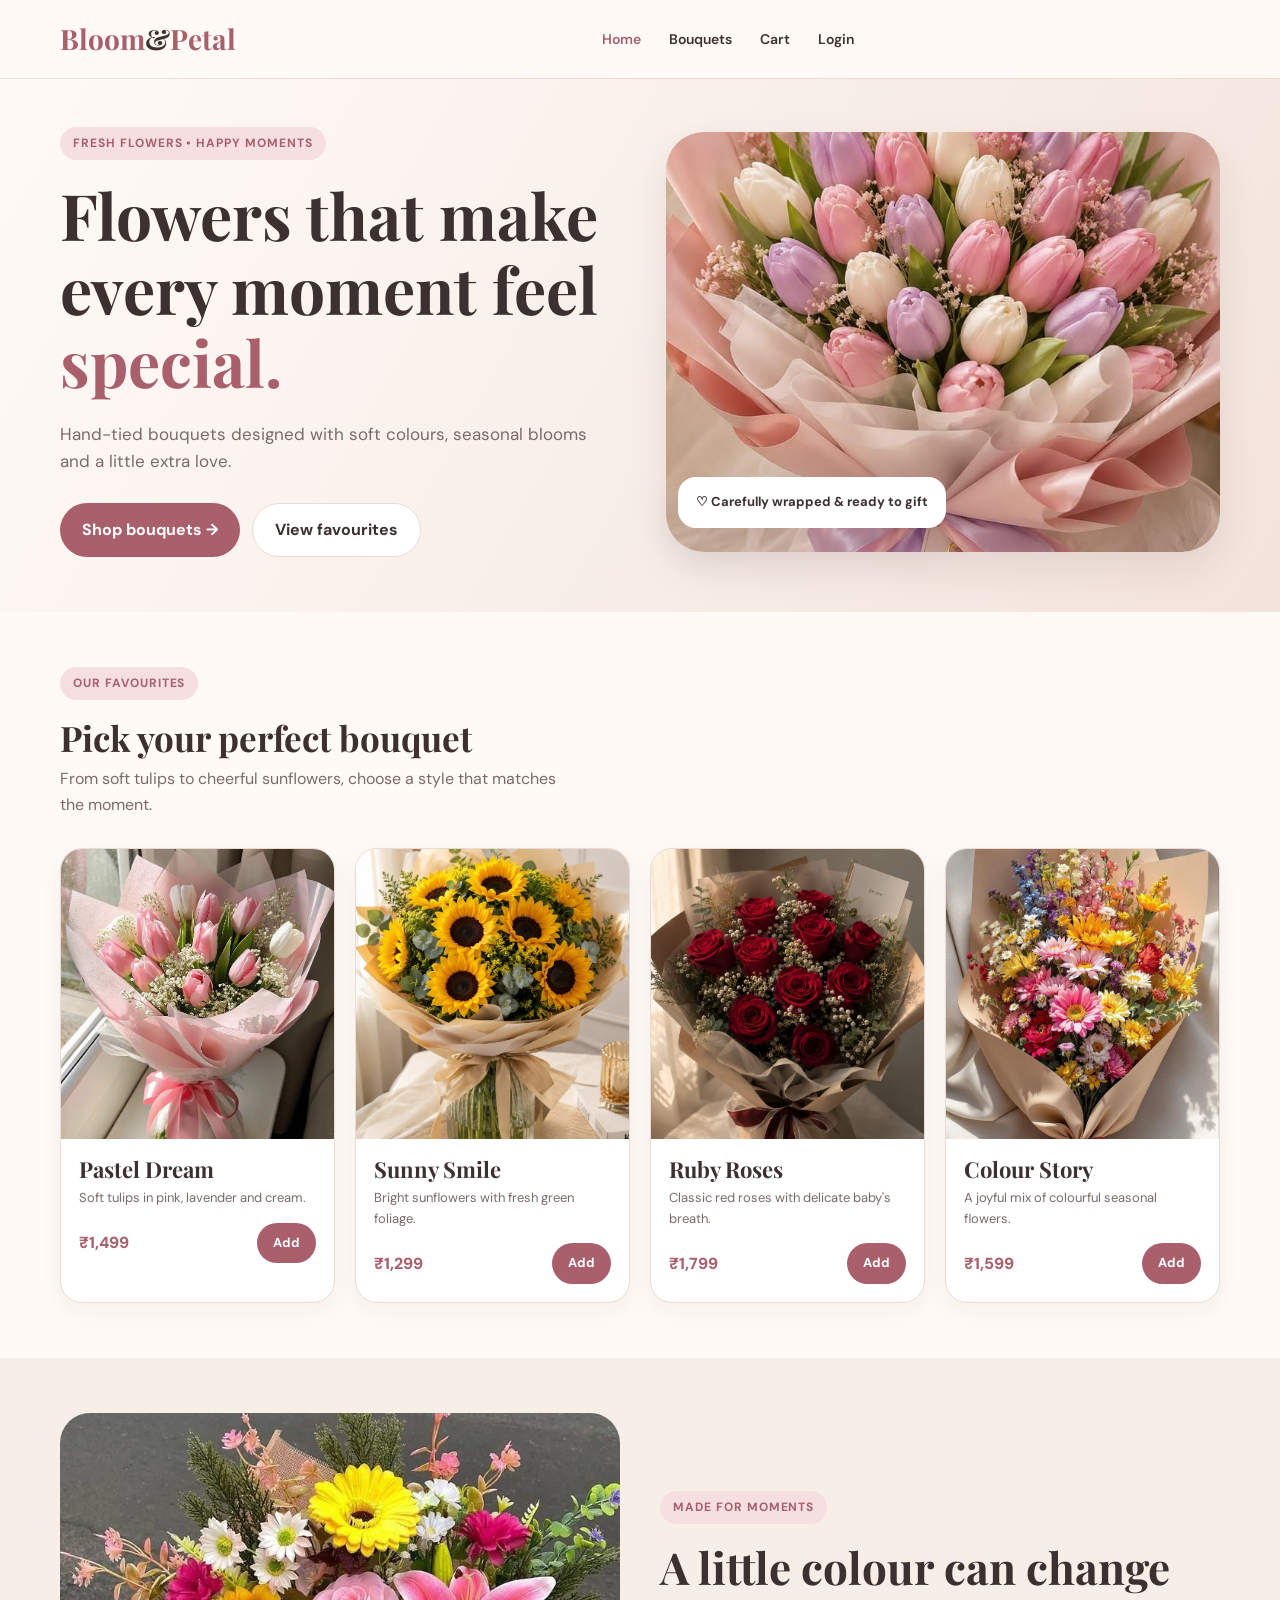
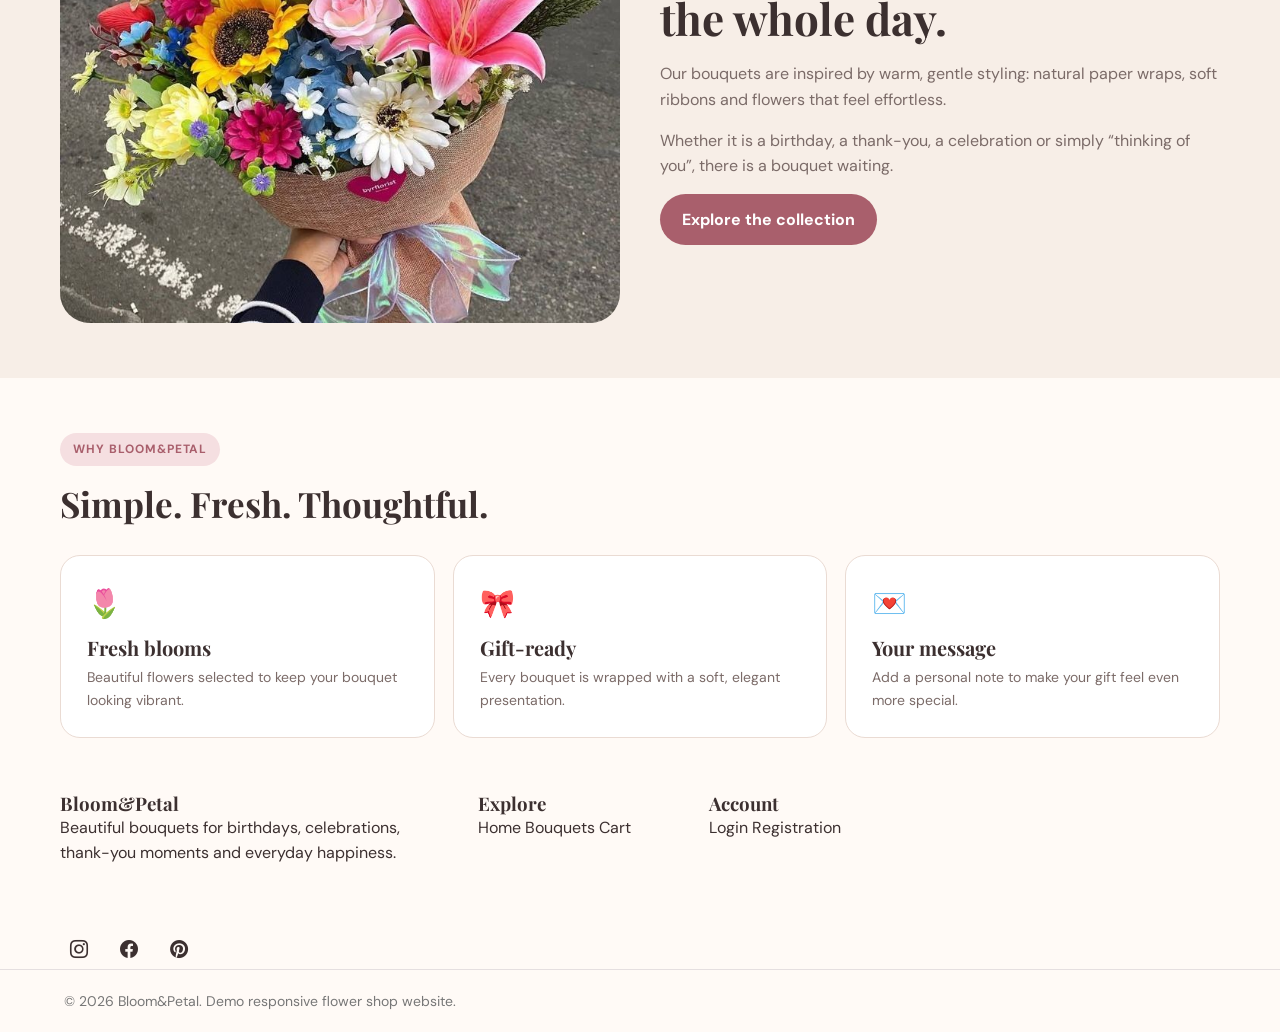
<file: index.html>
<!DOCTYPE html>
<html lang="en">
<head>
<meta charset="UTF-8">
<meta name="viewport" content="width=device-width, initial-scale=1.0">
<title>Home | Bloom&Petal</title>
<link rel="stylesheet" href="style.css">
 <link rel="stylesheet"
    href="https://cdn.jsdelivr.net/npm/bootstrap-icons@1.11.3/font/bootstrap-icons.min.css">
</head>
<body>

<header>
  <div class="container navbar">
    <a class="logo" href="index.html">Bloom<span>&</span>Petal</a>
    <button class="icon-btn menu-toggle" aria-label="Open menu">☰</button>
    <nav class="nav-links">
      <a class="active" href="index.html">Home</a>
      <a class="" href="menu.html">Bouquets</a>
      <a class="" href="cart.html">Cart <span data-cart-count></span></a>
      <a class="" href="login.html">Login</a>
    </nav>
    <div class="nav-actions">
      <a class="btn btn-primary btn-small" href="registration.html">Create account</a>
    </div>
  </div>
</header>


<main>
<section class="hero">
  <div class="container hero-grid">
    <div>
      <span class="eyebrow">Fresh flowers • Happy moments</span>
      <h1>Flowers that make every moment feel <em>special.</em></h1>
      <p>Hand-tied bouquets designed with soft colours, seasonal blooms and a little extra love.</p>
      <div class="hero-buttons">
        <a class="btn btn-primary" href="menu.html">Shop bouquets →</a>
        <a class="btn btn-light" href="#featured">View favourites</a>
      </div>
    </div>
    <div class="hero-image">
      <img src="WhatsApp Image 2026-08-13 at 9.53.33 AM.jpeg" alt="Pastel tulip bouquet">
      <div class="floating-note">♡ Carefully wrapped & ready to gift</div>
    </div>
  </div>
</section>

<section class="section" id="featured">
  <div class="container">
    <div class="section-head">
      <div><span class="eyebrow">Our favourites</span><h2>Pick your perfect bouquet</h2></div>
      <p>From soft tulips to cheerful sunflowers, choose a style that matches the moment.</p>
    </div>
    <div class="products">
      <article class="card"><div class="card-img"><img src="images/zzzzzzzzzzzz.jpeg" alt="Pastel tulips"></div><div class="card-body">
        <h3>Pastel Dream</h3>
        <p>Soft tulips in pink, lavender and cream.</p>
        <div class="price-row"><span class="price">₹1,499</span>
            <button class="btn btn-primary btn-small" onclick="addToCart('Pastel Dream',1499,'assets/bouquet1.jpg')">Add</button></div></div></article>
      <article class="card"><div class="card-img"><img src="WhatsApp Image 2026-08-13 at 9.53.33 AM (1).jpeg" alt="Sunflower bouquet"></div><div class="card-body">
        <h3>Sunny Smile</h3>
        <p>Bright sunflowers with fresh green foliage.</p>
        <div class="price-row"><span class="price">₹1,299</span>
            <button class="btn btn-primary btn-small" onclick="addToCart('Sunny Smile',1299,'assets/bouquet2.jpg')">Add</button></div></div></article>
      <article class="card"><div class="card-img"><img src="WhatsApp Image 2026-08-13 at 9.53.33 AM (2).jpeg" alt="Red rose bouquet"></div><div class="card-body">
        <h3>Ruby Roses</h3>
        <p>Classic red roses with delicate baby's breath.</p>
        <div class="price-row"><span class="price">₹1,799</span>
            <button class="btn btn-primary btn-small" onclick="addToCart('Ruby Roses',1799,'assets/bouquet3.jpg')">Add</button></div></div></article>
      <article class="card"><div class="card-img"><img src="WhatsApp Image 2026-08-13 at 9.53.33 AM (3).jpeg" alt="Colourful mixed bouquet"></div><div class="card-body">
        <h3>Colour Story</h3>
        <p>A joyful mix of colourful seasonal flowers.</p>
        <div class="price-row"><span class="price">₹1,599</span>
            <button class="btn btn-primary btn-small" onclick="addToCart('Colour Story',1599,'assets/bouquet4.jpg')">Add</button></div></div></article>
    </div>
  </div>
</section>

<section class="section" style="background:#f7eee7">
  <div class="container about-grid">
    <img src="images/yyyyyyyyyyyyyy.jpeg" alt="Colourful seasonal flower bouquet">
    <div class="about-copy">
      <span class="eyebrow">Made for moments</span>
      <h2>A little colour can change the whole day.</h2>
      <p>Our bouquets are inspired by warm, gentle styling: natural paper wraps, soft ribbons and flowers that feel effortless.</p>
      <p>Whether it is a birthday, a thank-you, a celebration or simply “thinking of you”, there is a bouquet waiting.</p>
      <a class="btn btn-primary" href="menu.html">Explore the collection</a>
    </div>
  </div>
</section>

<section class="section">
  <div class="container">
    <div class="section-head"><div>
        <span class="eyebrow">Why Bloom&Petal</span>
        <h2>Simple. Fresh. Thoughtful.</h2>
    </div>
    </div>
    <div class="features">
      <div class="feature"><div class="emoji">🌷</div>
      <h3>Fresh blooms</h3><p>Beautiful flowers selected to keep your bouquet looking vibrant.</p>
    </div>
      <div class="feature"><div class="emoji">🎀</div>
      <h3>Gift-ready</h3><p>Every bouquet is wrapped with a soft, elegant presentation.</p>
    </div>
      <div class="feature"><div class="emoji">💌</div>
      <h3>Your message</h3><p>Add a personal note to make your gift feel even more special.</p>
    </div>
    </div>
  </div>
</section>
</main>


<footer>
  <div class="container">
    <div class="footer-grid">
      <div>
        <h3>Bloom&Petal</h3>
        <p>Beautiful bouquets for birthdays, celebrations, thank-you moments and everyday happiness.</p>
      </div>
      <div>
        <h3>Explore</h3>
        <a href="index.html">Home</a>
        <a href="menu.html">Bouquets</a>
        <a href="cart.html">Cart</a>
      </div>
      <div>
        <h3>Account</h3>
        <a href="login.html">Login</a>
        <a href="registration.html">Registration</a>
      </div>
    </div>
     <!-- Social Icons -->

                <div class="social-icons">

                    <a
                        href="#"
                        aria-label="Instagram"
                    >
                        <i class="bi bi-instagram"></i>
                    </a>

                    <a
                        href="#"
                        aria-label="Facebook"
                    >
                        <i class="bi bi-facebook"></i>
                    </a>

                    <a
                        href="#"
                        aria-label="Pinterest"
                    >
                        <i class="bi bi-pinterest"></i>
                    </a>

                </div>

            </div>


    <div class="footer-bottom">© 2026 Bloom&Petal. Demo responsive flower shop website.</div>
  </div>
</footer>
<div class="toast"></div>

<script src="script.js"></script>
</body>
</html>
</file>
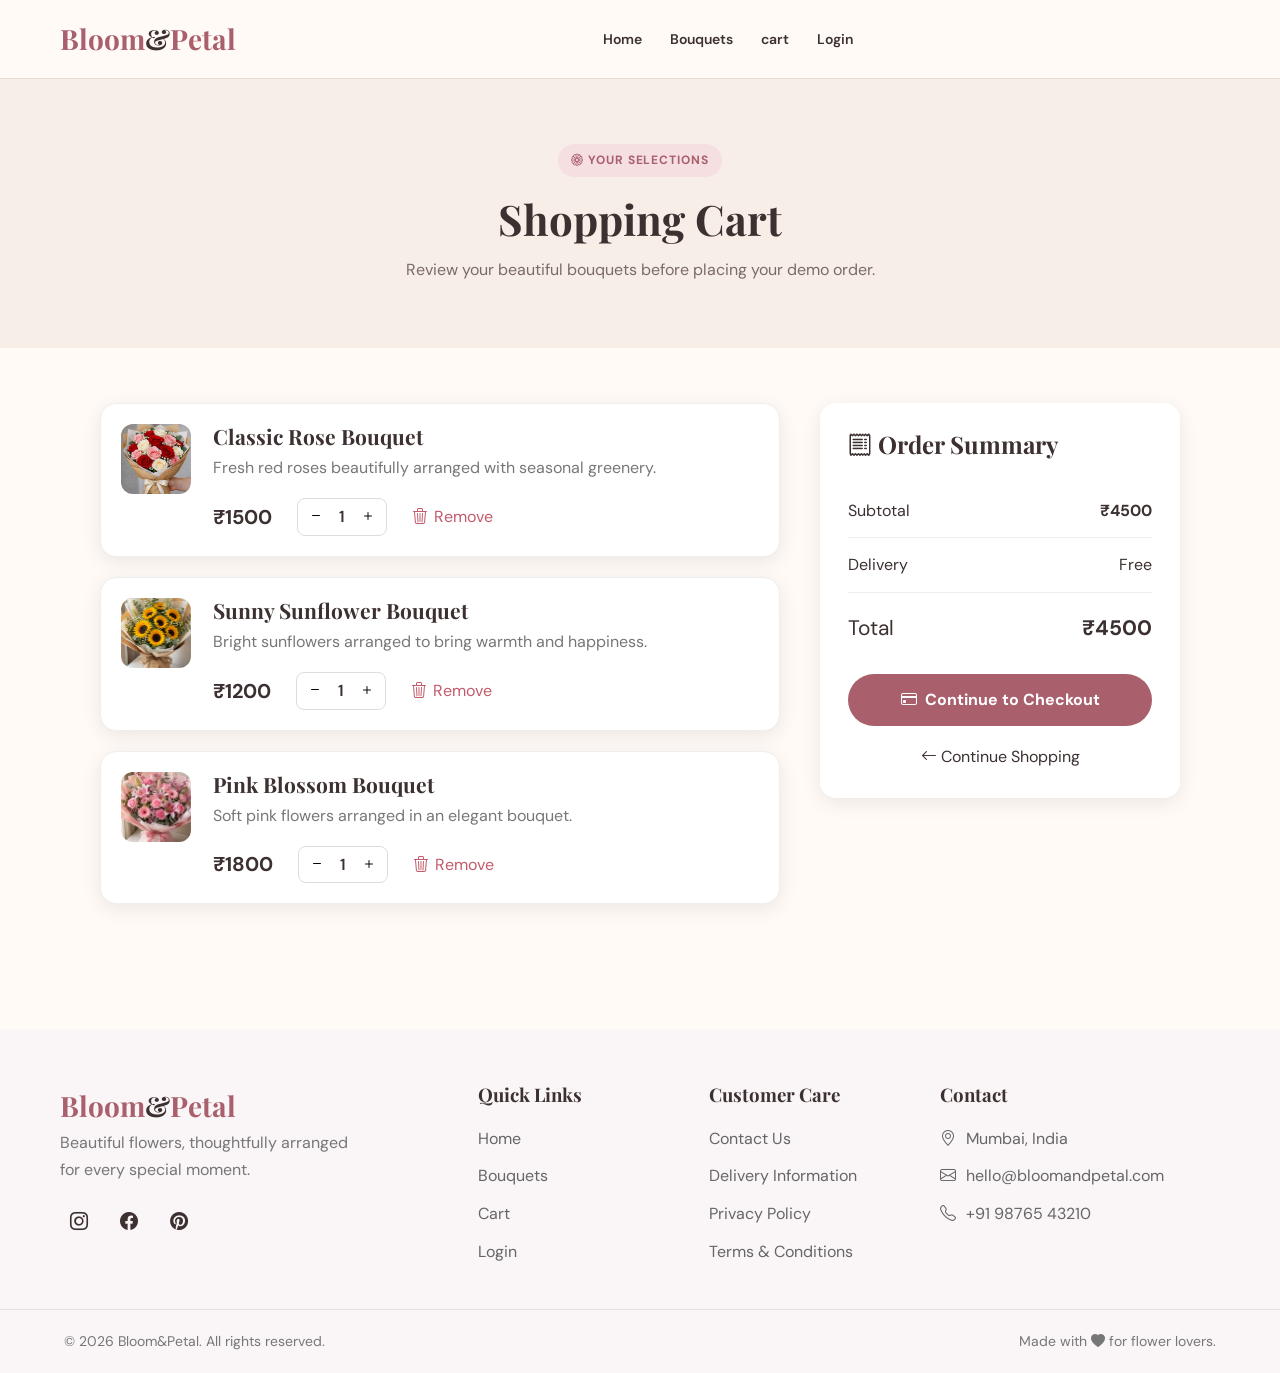
<file: cart.html>
<!DOCTYPE html>
<html lang="en">

<head>
    <meta charset="UTF-8">
    <meta name="viewport" content="width=device-width, initial-scale=1.0">

    <title>Cart | Bloom&Petal</title>

    <link rel="stylesheet" href="style.css">

    <!-- Bootstrap Icons -->
    <link rel="stylesheet" href="https://cdn.jsdelivr.net/npm/bootstrap-icons@1.11.3/font/bootstrap-icons.min.css">
    <!-- <link rel="stylesheet" href="https://cdnjs.cloudflare.com/ajax/libs/font-awesome/7.3.1/css/all.min.css"
        integrity="sha512-QeR2VH+lsBE5LSAe1Q5EnTBbe7XTBubt8dG93Y7gidSgdMCr8nVqKcfKAMyN96SV8KDbZVTDXChatu5G2KQGzg=="
        crossorigin="anonymous" referrerpolicy="no-referrer" /> -->
</head>

<body>

    <!-- ================= HEADER ================= -->

    <header>
        <div class="container navbar">
            <a class="logo" href="index.html">Bloom<span>&</span>Petal</a>
            <button class="icon-btn menu-toggle" aria-label="Open menu">☰</button>
            <nav class="nav-links">
                <a class="" href="index.html">Home<i class="fa-solid fa-house"></i></a>
                <a class="" href="menu.html">Bouquets<i class="fa-solid fa-bars"></i></a>
                <a class="" href="cart.html">cart<i class="fa-solid fa-cart-arrow-down"></i></a>
                <a class="" href="login.html">Login<i class="fa-solid fa-users"></i></a>
            </nav>
            <div class="nav-actions">
                <a class="btn btn-primary btn-small" href="registration.html">Create account</a>
            </div>
        </div>
    </header>


    <!-- ================= MAIN ================= -->

    <main>

        <!-- PAGE HERO -->

        <section class="page-hero">

            <div class="container">

                <span class="eyebrow">
                    <i class="bi bi-flower1"></i>
                    Your selections
                </span>

                <h1>
                    Shopping Cart
                </h1>

                <p>
                    Review your beautiful bouquets before
                    placing your demo order.
                </p>

            </div>

        </section>


        <!-- ================= CART SECTION ================= -->

        <section class="section">

            <div class="container cart-wrap">


                <!-- ================= LEFT SIDE - PRODUCTS ================= -->

                <div class="cart-list" id="cartList">


                    <!-- PRODUCT 1 -->

                    <div class="cart-item">

                        <img src="images/crt 1.png" class="cart-product-img">

                        <div class="cart-product-info">

                            <h3>
                                Classic Rose Bouquet
                            </h3>

                            <p class="cart-description">
                                Fresh red roses beautifully arranged
                                with seasonal greenery.
                            </p>

                            <div class="cart-product-bottom">
 <strong class="product-price">
                                    ₹1500
                                </strong>


                                <!-- Quantity -->

                                <div class="quantity">

                                    <button type="button">
                                        <i class="bi bi-dash"></i>
                                    </button>

                                    <span>
                                        1
                                    </span>

                                    <button type="button">
                                        <i class="bi bi-plus"></i>
                                    </button>

                                </div>


                                <!-- Remove -->

                                <button class="remove-btn" type="button">
                                    <i class="bi bi-trash3"></i>
                                    Remove
                                </button>

                            </div>

                        </div>

                    </div>


                    <!-- PRODUCT 2 -->

                    <div class="cart-item">

                        <img src="images/cart 2.png" alt="Sunny Sunflower Bouquet" class="cart-product-img">

                        <div class="cart-product-info">

                            <h3>
                                Sunny Sunflower Bouquet
                            </h3>

                            <p class="cart-description">
                                Bright sunflowers arranged to bring
                                warmth and happiness.
                            </p>

                            <div class="cart-product-bottom">

                                <strong class="product-price">
                                    ₹1200
                                </strong>


                                <!-- Quantity -->

                                <div class="quantity">

                                    <button type="button">
                                        <i class="bi bi-dash"></i>
                                    </button>

                                    <span>
                                        1
                                    </span>

                                    <button type="button">
                                        <i class="bi bi-plus"></i>
                                    </button>

                                </div>


                                <!-- Remove -->

                                <button class="remove-btn" type="button">
                                    <i class="bi bi-trash3"></i>
                                    Remove
                                </button>

                            </div>

                        </div>

                    </div>


                    <!-- PRODUCT 3 -->

                    <div class="cart-item">

                        <img src="images/cart 3.png" class="cart-product-img">

                        <div class="cart-product-info">

                            <h3>
                                Pink Blossom Bouquet
                            </h3>

                            <p class="cart-description">
                                Soft pink flowers arranged in an
                                elegant bouquet.
                            </p>

                            <div class="cart-product-bottom">

                                <strong class="product-price">
                                    ₹1800
                                </strong>


                                <!-- Quantity -->

                                <div class="quantity">

                                    <button type="button">
                                        <i class="bi bi-dash"></i>
                                    </button>

                                    <span>
                                        1
                                    </span>

                                    <button type="button">
                                        <i class="bi bi-plus"></i>
                                    </button>

                                </div>


                                <!-- Remove -->

                                <button class="remove-btn" type="button">
                                    <i class="bi bi-trash3"></i>
                                    Remove
                                </button>

                            </div>

                        </div>

                    </div>

                </div>


                <!-- ================= ORDER SUMMARY ================= -->

                <aside class="summary">

                    <h2>
                        <i class="bi bi-receipt"></i>
                        Order Summary
                    </h2>


                    <!-- Subtotal -->

                    <div class="summary-row">

                        <span>
                            Subtotal
                        </span>

                        <strong id="subtotal">
                            ₹4500
                        </strong>

                    </div>


                    <!-- Delivery -->

                    <div class="summary-row">

                        <span>
                            Delivery
                        </span>

                        <span>
                            Free
                        </span>

                    </div>


                    <!-- Total -->

                    <div class="summary-row summary-total">

                        <span>
                            Total
                        </span>

                        <strong id="total">
                            ₹4500
                        </strong>

                    </div>


                    <!-- Checkout Button -->

                    <button class="btn btn-primary checkout-btn" id="checkoutBtn">
                        <i class="bi bi-credit-card"></i>
                        Continue to Checkout
                    </button>


                    <!-- Continue Shopping -->

                    <a href="menu.html" class="continue-shopping">
                        <i class="bi bi-arrow-left"></i>
                        Continue Shopping
                    </a>

                </aside>

            </div>

        </section>

    </main>


    <!-- ================= FOOTER ================= -->

    <footer class="footer">

        <div class="container footer-grid">


            <!-- ================= BRAND ================= -->

            <div class="footer-brand">

                <a class="logo" href="index.html">
                    Bloom<span>&</span>Petal
                </a>

                <p>
                    Beautiful flowers, thoughtfully arranged
                    for every special moment.
                </p>


                <!-- Social Icons -->

                <div class="social-icons">

                    <a href="#" aria-label="Instagram">
                        <i class="bi bi-instagram"></i>
                    </a>

                    <a href="#" aria-label="Facebook">
                        <i class="bi bi-facebook"></i>
                    </a>

                    <a href="#" aria-label="Pinterest">
                        <i class="bi bi-pinterest"></i>
                    </a>

                </div>

            </div>


            <!-- ================= QUICK LINKS ================= -->

            <div class="footer-column">

                <h3>
                    Quick Links
                </h3>

                <a href="index.html">
                    Home
                </a>

                <a href="menu.html">
                    Bouquets
                </a>

                <a href="cart.html">
                    Cart
                </a>

                <a href="login.html">
                    Login
                </a>

            </div>


            <!-- ================= CUSTOMER CARE ================= -->

            <div class="footer-column">

                <h3>
                    Customer Care
                </h3>

                <a href="#">
                    Contact Us
                </a>

                <a href="#">
                    Delivery Information
                </a>

                <a href="#">
                    Privacy Policy
                </a>

                <a href="#">
                    Terms & Conditions
                </a>

            </div>


            <!-- ================= CONTACT ================= -->

            <div class="footer-column">

                <h3>
                    Contact
                </h3>

                <p>
                    <i class="bi bi-geo-alt"></i>
                    Mumbai, India
                </p>

                <p>
                    <i class="bi bi-envelope"></i>
                    hello@bloomandpetal.com
                </p>

                <p>
                    <i class="bi bi-telephone"></i>
                    +91 98765 43210
                </p>

            </div>

        </div>


        <!-- ================= FOOTER BOTTOM ================= -->

        <div class="footer-bottom">

            <p>
                © 2026 Bloom&Petal.
                All rights reserved.
            </p>

            <p>
                Made with
                <i class="bi bi-heart-fill"></i>
                for flower lovers.
            </p>

        </div>

    </footer>


    <!-- ================= TOAST ================= -->

    <div class="toast"></div>


    <!-- ================= JAVASCRIPT ================= -->

    <script src="script.js"></script>

</body>

</html>
</file>
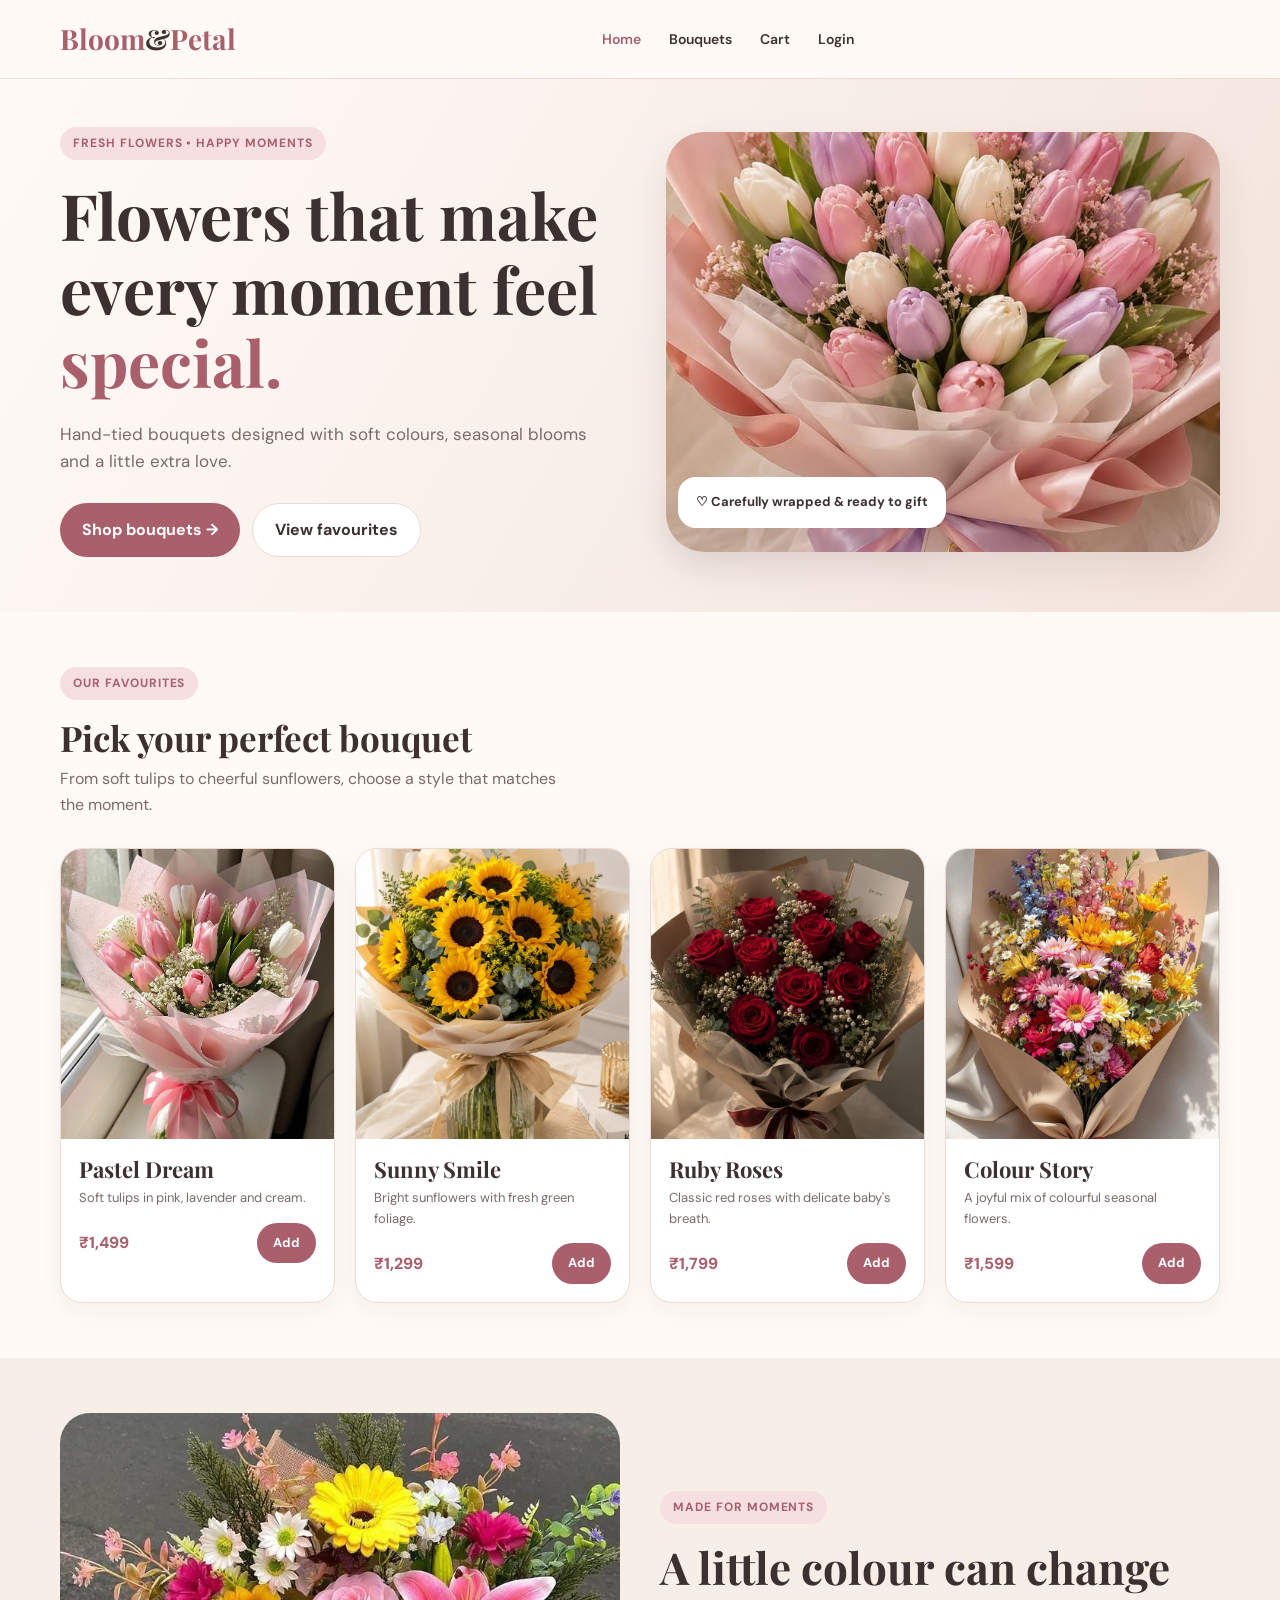
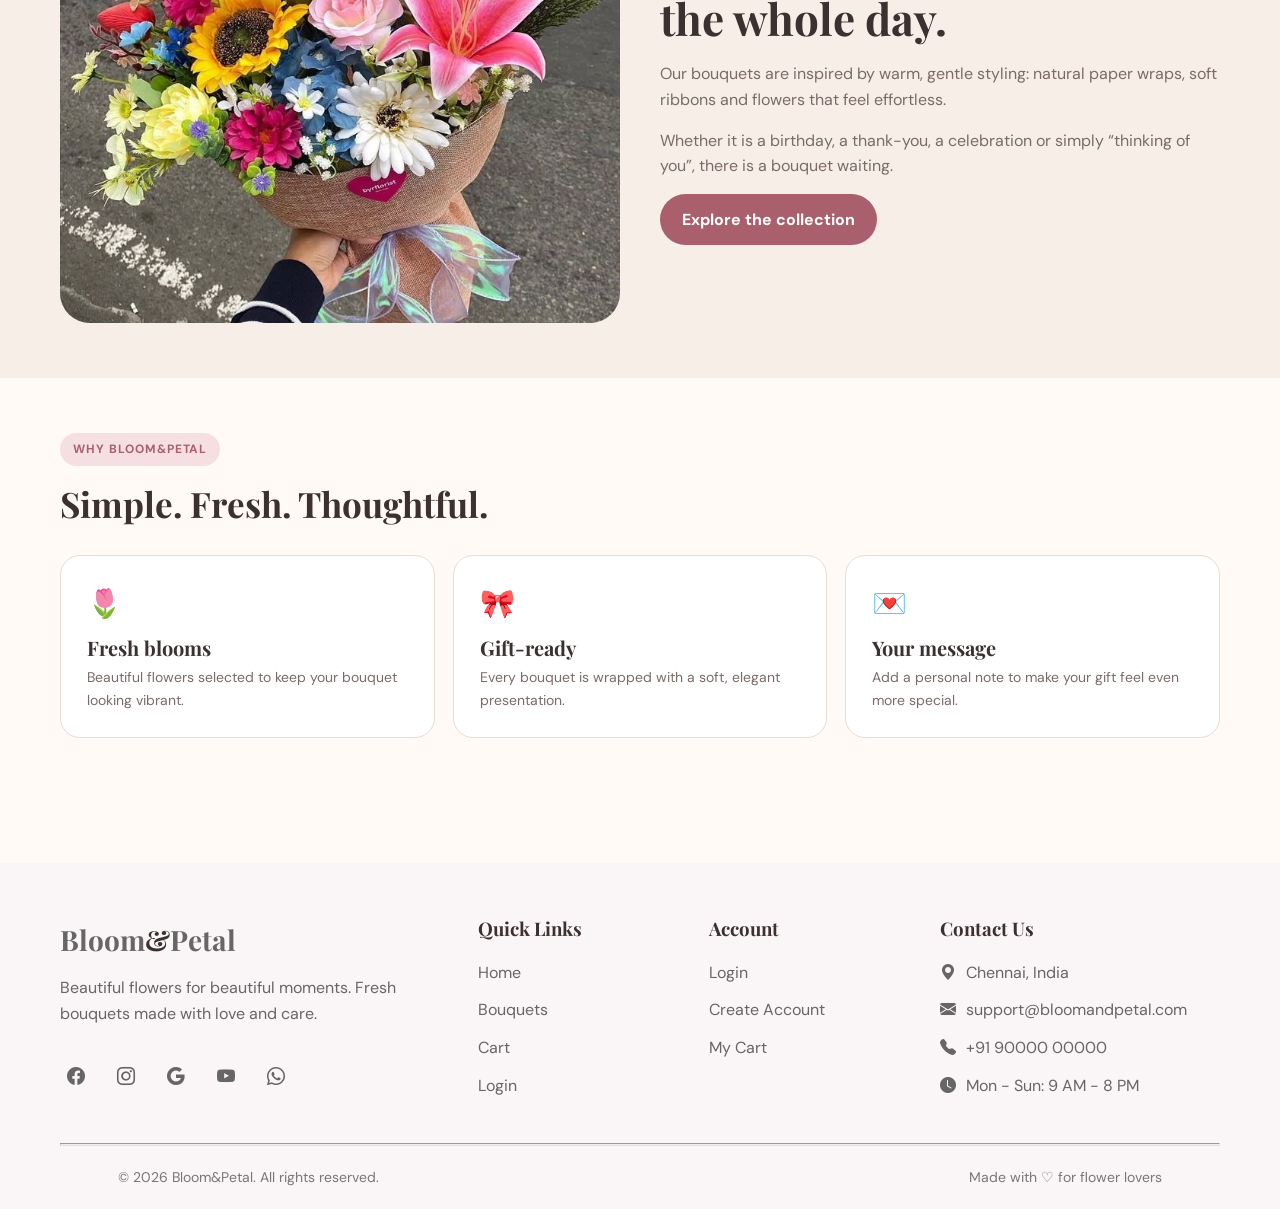
<file: home.html>
<!DOCTYPE html>
<html lang="en">
<head>
<meta charset="UTF-8">
<meta name="viewport" content="width=device-width, initial-scale=1.0">
<title>Home | Bloom&Petal</title>
<link rel="stylesheet" href="style.css">
 <link rel="stylesheet"
    href="https://cdn.jsdelivr.net/npm/bootstrap-icons@1.11.3/font/bootstrap-icons.min.css">
</head>
<body>

<header>
  <div class="container navbar">
    <a class="logo" href="index.html">Bloom<span>&</span>Petal</a>
    <button class="icon-btn menu-toggle" aria-label="Open menu">☰</button>
    <nav class="nav-links">
      <a class="active" href="index.html">Home</a>
      <a class="" href="menu.html">Bouquets</a>
      <a class="" href="cart.html">Cart <span data-cart-count></span></a>
      <a class="" href="login.html">Login</a>
    </nav>
    <div class="nav-actions">
      <a class="btn btn-primary btn-small" href="registration.html">Create account</a>
    </div>
  </div>
</header>


<main>
<section class="hero">
  <div class="container hero-grid">
    <div>
      <span class="eyebrow">Fresh flowers • Happy moments</span>
      <h1>Flowers that make every moment feel <em>special.</em></h1>
      <p>Hand-tied bouquets designed with soft colours, seasonal blooms and a little extra love.</p>
      <div class="hero-buttons">
        <a class="btn btn-primary" href="menu.html">Shop bouquets →</a>
        <a class="btn btn-light" href="#featured">View favourites</a>
      </div>
    </div>
    <div class="hero-image">
      <img src="WhatsApp Image 2026-08-13 at 9.53.33 AM.jpeg" alt="Pastel tulip bouquet">
      <div class="floating-note">♡ Carefully wrapped & ready to gift</div>
    </div>
  </div>
</section>

<section class="section" id="featured">
  <div class="container">
    <div class="section-head">
      <div><span class="eyebrow">Our favourites</span>
        <h2>Pick your perfect bouquet</h2>
      </div>
      <p>From soft tulips to cheerful sunflowers, choose a style that matches the moment.</p>
    </div>
    <div class="products">
      <article class="card"><div class="card-img">
        <img src="images/zzzzzzzzzzzz.jpeg" alt="Pastel tulips">
      </div>
        <div class="card-body">
        <h3>Pastel Dream</h3>
        <p>Soft tulips in pink, lavender and cream.</p>
        <div class="price-row"><span class="price">₹1,499</span>
          <button class="btn btn-primary btn-small" onclick="addToCart('Pastel Dream',1499,'assets/bouquet1.jpg')">Add</button>
        </div></div></article>
      <article class="card"><div class="card-img">
        <img src="WhatsApp Image 2026-08-13 at 9.53.33 AM (1).jpeg" alt="Sunflower bouquet">
      </div>
      <div class="card-body">
        <h3>Sunny Smile</h3>
        <p>Bright sunflowers with fresh green foliage.</p>
        <div class="price-row"><span class="price">₹1,299</span>
          <button class="btn btn-primary btn-small" onclick="addToCart('Sunny Smile',1299,'assets/bouquet2.jpg')">Add</button>
        </div>
      </div>
    </article>
      <article class="card"><div class="card-img">
        <img src="WhatsApp Image 2026-08-13 at 9.53.33 AM (2).jpeg" alt="Red rose bouquet">
      </div>
      <div class="card-body">
        <h3>Ruby Roses</h3>
        <p>Classic red roses with delicate baby's breath.</p>
        <div class="price-row"><span class="price">₹1,799</span>
          <button class="btn btn-primary btn-small" onclick="addToCart('Ruby Roses',1799,'assets/bouquet3.jpg')">Add</button></div>
        </div>
      </article>
      <article class="card"><div class="card-img">
        <img src="WhatsApp Image 2026-08-13 at 9.53.33 AM (3).jpeg" alt="Colourful mixed bouquet">
      </div>
      <div class="card-body">
        <h3>Colour Story</h3>
        <p>A joyful mix of colourful seasonal flowers.</p>
        <div class="price-row"><span class="price">₹1,599</span>
          <button class="btn btn-primary btn-small" onclick="addToCart('Colour Story',1599,'assets/bouquet4.jpg')">Add</button></div>
        </div>
      </article>
    </div>
  </div>
</section>

<section class="section" style="background:#f7eee7">
  <div class="container about-grid">
    <img src="images/yyyyyyyyyyyyyy.jpeg" alt="Colourful seasonal flower bouquet">
    <div class="about-copy">
      <span class="eyebrow">Made for moments</span>
      <h2>A little colour can change the whole day.</h2>
      <p>Our bouquets are inspired by warm, gentle styling: natural paper wraps, soft ribbons and flowers that feel effortless.</p>
      <p>Whether it is a birthday, a thank-you, a celebration or simply “thinking of you”, there is a bouquet waiting.</p>
      <a class="btn btn-primary" href="menu.html">Explore the collection</a>
    </div>
  </div>
</section>

<section class="section">
  <div class="container">
    <div class="section-head"><div>
      <span class="eyebrow">Why Bloom&Petal</span>
      <h2>Simple. Fresh. Thoughtful.</h2>
    </div>
  </div>
    <div class="features">
      <div class="feature"><div class="emoji">🌷</div>
      <h3>Fresh blooms</h3>
      <p>Beautiful flowers selected to keep your bouquet looking vibrant.</p>
    </div>
      <div class="feature"><div class="emoji">🎀</div>
      <h3>Gift-ready</h3>
      <p>Every bouquet is wrapped with a soft, elegant presentation.</p>
    </div>
      <div class="feature"><div class="emoji">💌</div>
      <h3>Your message</h3>
      <p>Add a personal note to make your gift feel even more special.</p>
    </div>
    </div>
  </div>
</section>
</main>
<!-- ================= FOOTER ================= -->

<footer class="footer">

  <div class="container">

    <div class="footer-grid">


      <!-- Brand -->

      <div class="footer-column">

        <a class="logo footer-logo"
          href="index.html">
          Bloom<span>&</span>Petal
        </a>

        <p>
          Beautiful flowers for beautiful moments.
          Fresh bouquets made with love and care.
        </p>


        <!-- Social Media Symbols -->

        <div class="social-icons">

          <!-- Facebook -->

          <a href="#"
            aria-label="Facebook">
            <i class="bi bi-facebook"></i>
          </a>


          <!-- Instagram -->

          <a href="#"
            aria-label="Instagram">
            <i class="bi bi-instagram"></i>
          </a>


          <!-- Google -->

          <a href="#"
            aria-label="Google">
            <i class="bi bi-google"></i>
          </a>


          <!-- YouTube -->

          <a href="#"
            aria-label="YouTube">
            <i class="bi bi-youtube"></i>
          </a>


          <!-- WhatsApp -->

          <a href="#"
            aria-label="WhatsApp">
            <i class="bi bi-whatsapp"></i>
          </a>

        </div>

      </div>


      <!-- Quick Links -->

      <div class="footer-column">

        <h3>
          Quick Links
        </h3>

        <a href="index.html">
          Home
        </a>

        <a href="menu.html">
          Bouquets
        </a>

        <a href="cart.html">
          Cart
        </a>

        <a href="login.html">
          Login
        </a>

      </div>


      <!-- Account -->

      <div class="footer-column">

        <h3>
          Account
        </h3>

        <a href="login.html">
          Login
        </a>

        <a href="registration.html">
          Create Account
        </a>

        <a href="cart.html">
          My Cart
        </a>

      </div>


      <!-- Contact -->

      <div class="footer-column">

        <h3>
          Contact Us
        </h3>

        <p>
          <i class="bi bi-geo-alt-fill"></i>
          Chennai, India
        </p>

        <p>
          <i class="bi bi-envelope-fill"></i>
          support@bloomandpetal.com
        </p>

        <p>
          <i class="bi bi-telephone-fill"></i>
          +91 90000 00000
        </p>

        <p>
          <i class="bi bi-clock-fill"></i>
          Mon - Sun: 9 AM - 8 PM
        </p>

      </div>


    </div>


    <hr>


    <!-- Copyright -->

    <div class="footer-bottom">

      <p>
        © 2026 Bloom&Petal. All rights reserved.
      </p>

      <p>
        Made with ♡ for flower lovers
      </p>

    </div>

  </div>

</footer>



</body>
</html>
</file>
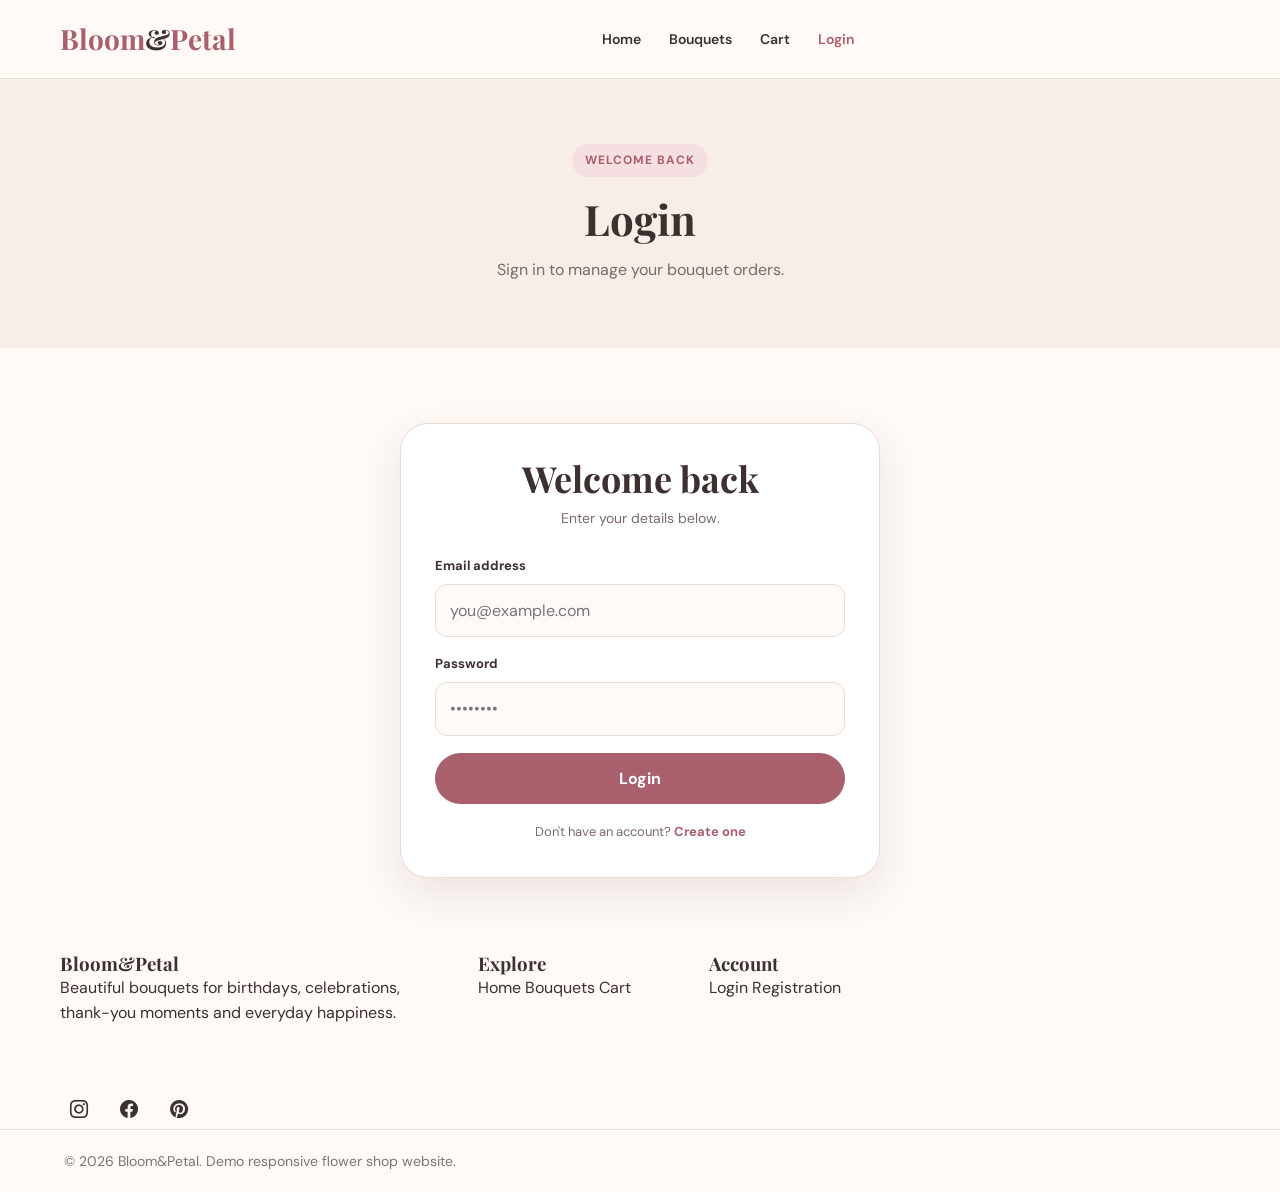
<file: login.html>
<!DOCTYPE html>
<html lang="en">
<head>
<meta charset="UTF-8">
<meta name="viewport" content="width=device-width, initial-scale=1.0">
<title>Login | Bloom&Petal</title>
<link rel="stylesheet" href="style.css">
 <link rel="stylesheet"
    href="https://cdn.jsdelivr.net/npm/bootstrap-icons@1.11.3/font/bootstrap-icons.min.css">
</head>
<body>

<header>
  <div class="container navbar">
    <a class="logo" href="index.html">Bloom<span>&</span>Petal</a>
    <button class="icon-btn menu-toggle" aria-label="Open menu">☰</button>
    <nav class="nav-links">
      <a class="" href="index.html">Home</a>
      <a class="" href="menu.html">Bouquets</a>
      <a class="" href="cart.html">Cart <span data-cart-count></span></a>
      <a class="active" href="login.html">Login</a>
    </nav>
    <div class="nav-actions">
      <a class="btn btn-primary btn-small" href="registration.html">Create account</a>
    </div>
  </div>
</header>


<main>
<section class="page-hero"><div class="container"><span class="eyebrow">Welcome back</span>
    <h1>Login</h1><p>Sign in to manage your bouquet orders.</p></div></section>
<section class="form-section">
<div class="container"><div class="form-wrap">
  <h2>Welcome back</h2><p class="form-sub">Enter your details below.</p>
  <form data-demo-form>
    <div class="form-group"><label for="email">Email address</label>
        <input id="email" type="email" placeholder="you@example.com" required></div>
    <div class="form-group"><label for="password">Password</label>
        <input id="password" type="password" placeholder="••••••••" required></div>
    <button class="btn btn-primary" type="submit">Login</button>
  </form>
  <p class="form-link">Don't have an account? <a href="registration.html">Create one</a></p>
</div></div>
</section>
</main>


<footer>
  <div class="container">
    <div class="footer-grid">
      <div>
        <h3>Bloom&Petal</h3>
        <p>Beautiful bouquets for birthdays, celebrations, thank-you moments and everyday happiness.</p>
      </div>
      <div>
        <h3>Explore</h3>
        <a href="index.html">Home</a>
        <a href="menu.html">Bouquets</a>
        <a href="cart.html">Cart</a>
      </div>
      <div>
        <h3>Account</h3>
        <a href="login.html">Login</a>
        <a href="registration.html">Registration</a>
      </div>
    </div>
     <!-- Social Icons -->

                <div class="social-icons">

                    <a
                        href="#"
                        aria-label="Instagram"
                    >
                        <i class="bi bi-instagram"></i>
                    </a>

                    <a
                        href="#"
                        aria-label="Facebook"
                    >
                        <i class="bi bi-facebook"></i>
                    </a>

                    <a
                        href="#"
                        aria-label="Pinterest"
                    >
                        <i class="bi bi-pinterest"></i>
                    </a>

                </div>

            </div>


    <div class="footer-bottom">© 2026 Bloom&Petal. Demo responsive flower shop website.</div>
  </div>
</footer>
<div class="toast"></div>

<script src="script.js"></script>
</body>
</html>
</file>
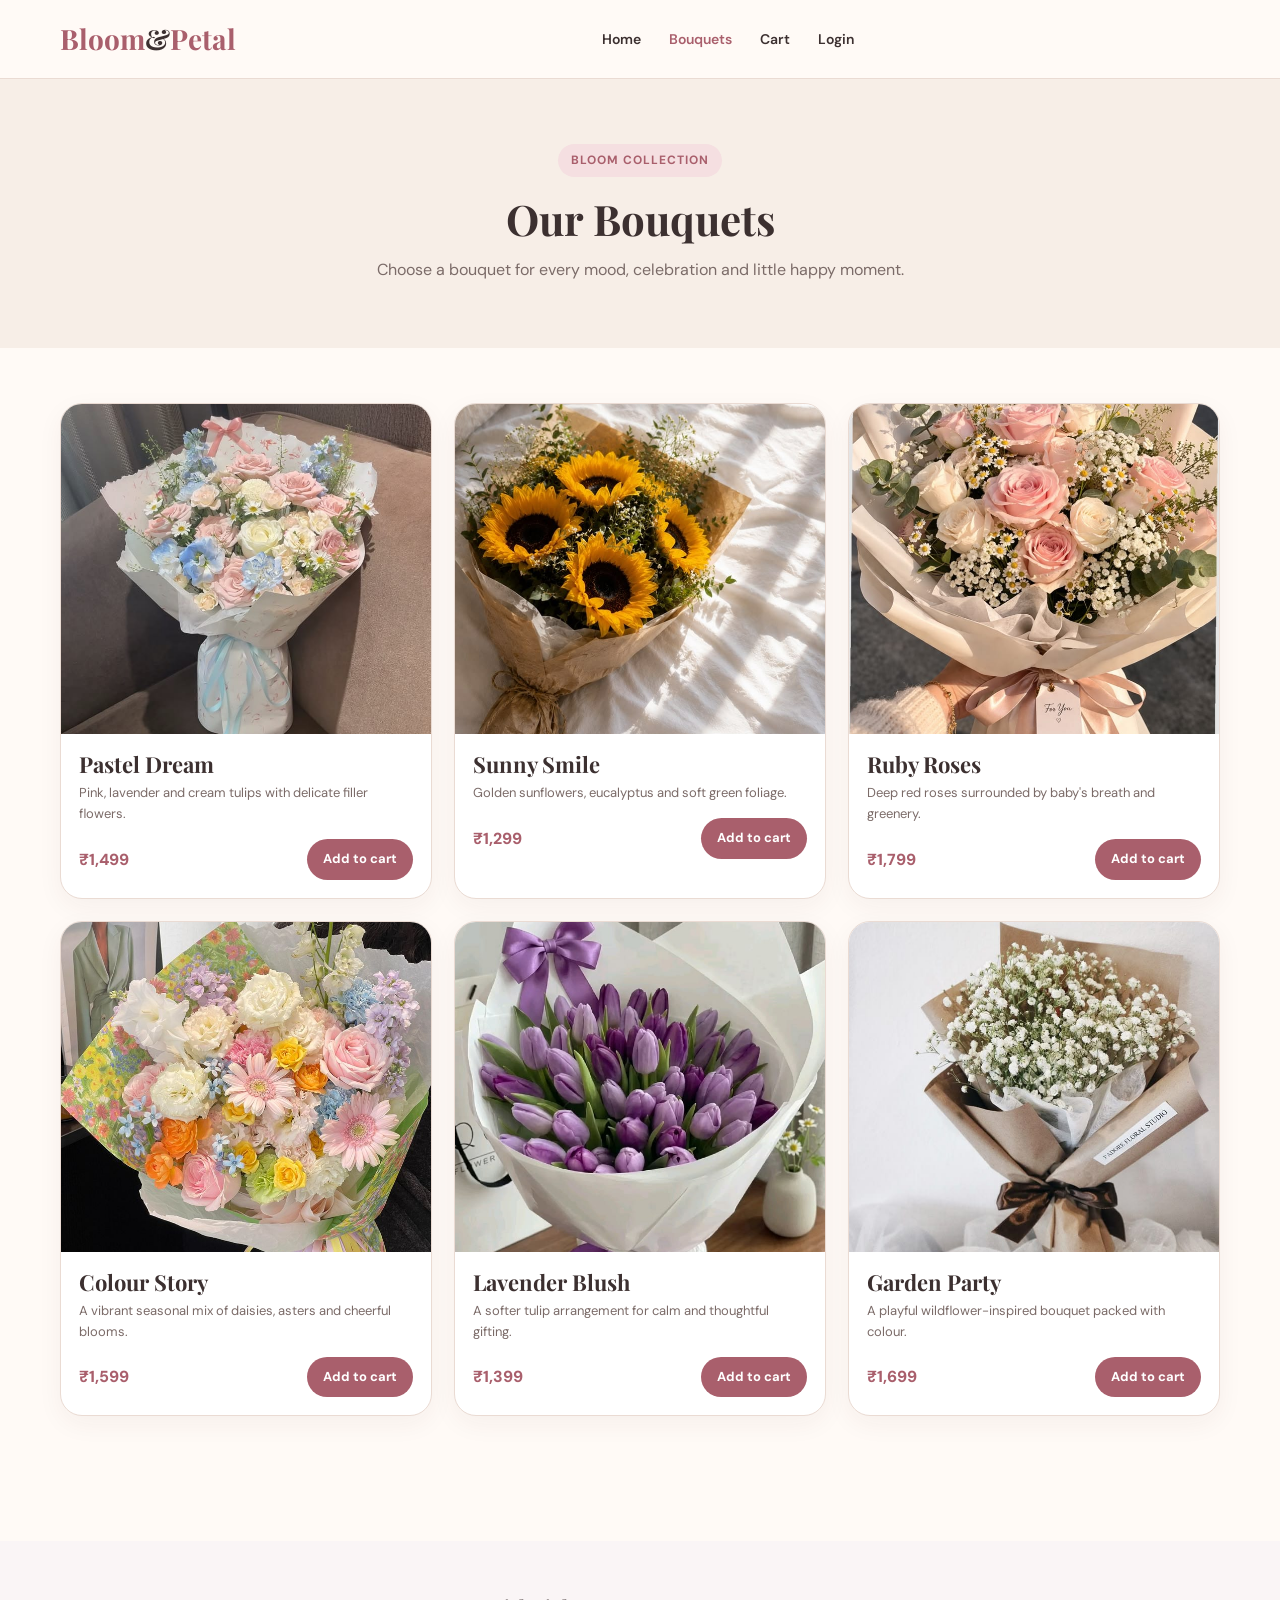
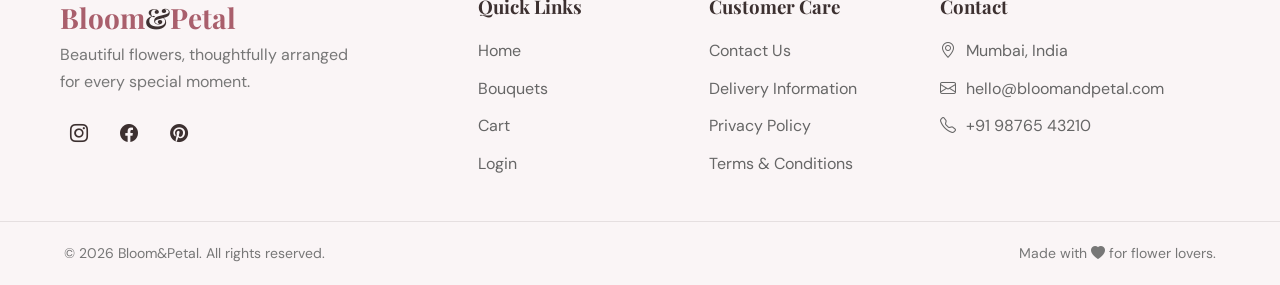
<file: menu.html>
<!DOCTYPE html>
<html lang="en">

<head>
    <meta charset="UTF-8">
    <meta name="viewport" content="width=device-width, initial-scale=1.0">
    <title>Bouquets | Bloom&Petal</title>
    <link rel="stylesheet" href="style.css">
    <link rel="stylesheet" href="https://cdn.jsdelivr.net/npm/bootstrap-icons@1.11.3/font/bootstrap-icons.min.css">
</head>

<body>

    <header>
        <div class="container navbar">
            <a class="logo" href="index.html">Bloom<span>&</span>Petal</a>
            <button class="icon-btn menu-toggle" aria-label="Open menu">☰</button>
            <nav class="nav-links">
                <a class="" href="index.html">Home</a>
                <a class="active" href="menu.html">Bouquets</a>
                <a class="" href="cart.html">Cart <span data-cart-count></span></a>
                <a class="" href="login.html">Login</a>
            </nav>
            <div class="nav-actions">
                <a class="btn btn-primary btn-small" href="registration.html">Create account</a>
            </div>
        </div>
    </header>


    <main>
        <section class="page-hero">
            <div class="container">
                <span class="eyebrow">Bloom collection</span>
                <h1>Our Bouquets</h1>
                <p>Choose a bouquet for every mood, celebration and little happy moment.</p>
            </div>
        </section>
        <section class="section">
            <div class="container">
                <div class="menu-grid">
                    <article class="card">
                        <div class="card-img"><img src="images/66.jpeg" alt="Pastel Dream"></div>
                        <div class="card-body">
                            <h3>Pastel Dream</h3>
                            <p>Pink, lavender and cream tulips with delicate filler flowers.</p>
                            <div class="price-row"><span class="price">₹1,499</span>
                                <button class="btn btn-primary btn-small"
                                    onclick="addToCart('Pastel Dream',1499,'assets/bouquet1.jpg')">Add to cart</button>
                            </div>
                        </div>
                    </article>
                    <article class="card">
                        <div class="card-img"><img src="images/55.jpeg" alt="Sunny Smile"></div>
                        <div class="card-body">
                            <h3>Sunny Smile</h3>
                            <p>Golden sunflowers, eucalyptus and soft green foliage.</p>
                            <div class="price-row"><span class="price">₹1,299</span>
                                <button class="btn btn-primary btn-small"
                                    onclick="addToCart('Sunny Smile',1299,'assets/bouquet2.jpg')">Add to cart</button>
                            </div>
                        </div>
                    </article>
                    <article class="card">
                        <div class="card-img"><img src="images/22.jpeg" alt="Ruby Roses"></div>
                        <div class="card-body">
                            <h3>Ruby Roses</h3>
                            <p>Deep red roses surrounded by baby's breath and greenery.</p>
                            <div class="price-row">
                                <span class="price">₹1,799</span>
                                <button class="btn btn-primary btn-small"
                                    onclick="addToCart('Ruby Roses',1799,'assets/bouquet3.jpg')">Add to cart</button>
                            </div>
                        </div>
                    </article>
                    <article class="card">
                        <div class="card-img"><img src="images/11.jpeg" alt="Colour Story"></div>
                        <div class="card-body">
                            <h3>Colour Story</h3>
                            <p>A vibrant seasonal mix of daisies, asters and cheerful blooms.</p>
                            <div class="price-row">
                                <span class="price">₹1,599</span>
                                <button class="btn btn-primary btn-small"
                                    onclick="addToCart('Colour Story',1599,'assets/bouquet4.jpg')">Add to cart</button>
                            </div>
                        </div>
                    </article>
                    <article class="card">
                        <div class="card-img"><img src="images/33.jpeg" alt="Lavender Blush"></div>
                        <div class="card-body">
                            <h3>Lavender Blush</h3>
                            <p>A softer tulip arrangement for calm and thoughtful gifting.</p>
                            <div class="price-row">
                                <span class="price">₹1,399</span>
                                <button class="btn btn-primary btn-small"
                                    onclick="addToCart('Lavender Blush',1399,'assets/bouquet1.jpg')">Add to
                                    cart</button>
                            </div>
                        </div>
                    </article>
                    <article class="card">
                        <div class="card-img"><img src="images/44.jpeg" alt="Garden Party"></div>
                        <div class="card-body">
                            <h3>Garden Party</h3>
                            <p>A playful wildflower-inspired bouquet packed with colour.</p>
                            <div class="price-row">
                                <span class="price">₹1,699</span>
                                <button class="btn btn-primary btn-small"
                                    onclick="addToCart('Garden Party',1699,'assets/bouquet4.jpg')">Add to cart</button>
                            </div>
                        </div>
                    </article>
                </div>
            </div>
        </section>
    </main>


    <!-- ================= FOOTER ================= -->

    <footer class="footer">

        <div class="container footer-grid">


            <!-- ================= BRAND ================= -->

            <div class="footer-brand">

                <a class="logo" href="index.html">
                    Bloom<span>&</span>Petal
                </a>

                <p>
                    Beautiful flowers, thoughtfully arranged
                    for every special moment.
                </p>


                <!-- Social Icons -->

                <div class="social-icons">

                    <a href="#" aria-label="Instagram">
                        <i class="bi bi-instagram"></i>
                    </a>

                    <a href="#" aria-label="Facebook">
                        <i class="bi bi-facebook"></i>
                    </a>

                    <a href="#" aria-label="Pinterest">
                        <i class="bi bi-pinterest"></i>
                    </a>

                </div>

            </div>


            <!-- ================= QUICK LINKS ================= -->

            <div class="footer-column">

                <h3>
                    Quick Links
                </h3>

                <a href="index.html">
                    Home
                </a>

                <a href="menu.html">
                    Bouquets
                </a>

                <a href="cart.html">
                    Cart
                </a>

                <a href="login.html">
                    Login
                </a>

            </div>


            <!-- ================= CUSTOMER CARE ================= -->

            <div class="footer-column">

                <h3>
                    Customer Care
                </h3>

                <a href="#">
                    Contact Us
                </a>

                <a href="#">
                    Delivery Information
                </a>

                <a href="#">
                    Privacy Policy
                </a>

                <a href="#">
                    Terms & Conditions
                </a>

            </div>


            <!-- ================= CONTACT ================= -->

            <div class="footer-column">

                <h3>
                    Contact
                </h3>

                <p>
                    <i class="bi bi-geo-alt"></i>
                    Mumbai, India
                </p>

                <p>
                    <i class="bi bi-envelope"></i>
                    hello@bloomandpetal.com
                </p>

                <p>
                    <i class="bi bi-telephone"></i>
                    +91 98765 43210
                </p>

            </div>

        </div>


        <!-- ================= FOOTER BOTTOM ================= -->

        <div class="footer-bottom">

            <p>
                © 2026 Bloom&Petal.
                All rights reserved.
            </p>

            <p>
                Made with
                <i class="bi bi-heart-fill"></i>
                for flower lovers.
            </p>

        </div>

    </footer>


    <!-- ================= TOAST ================= -->

    <div class="toast"></div>


    <!-- ================= JAVASCRIPT ================= -->

    <script src="script.js"></script>

</body>

</html>
</file>
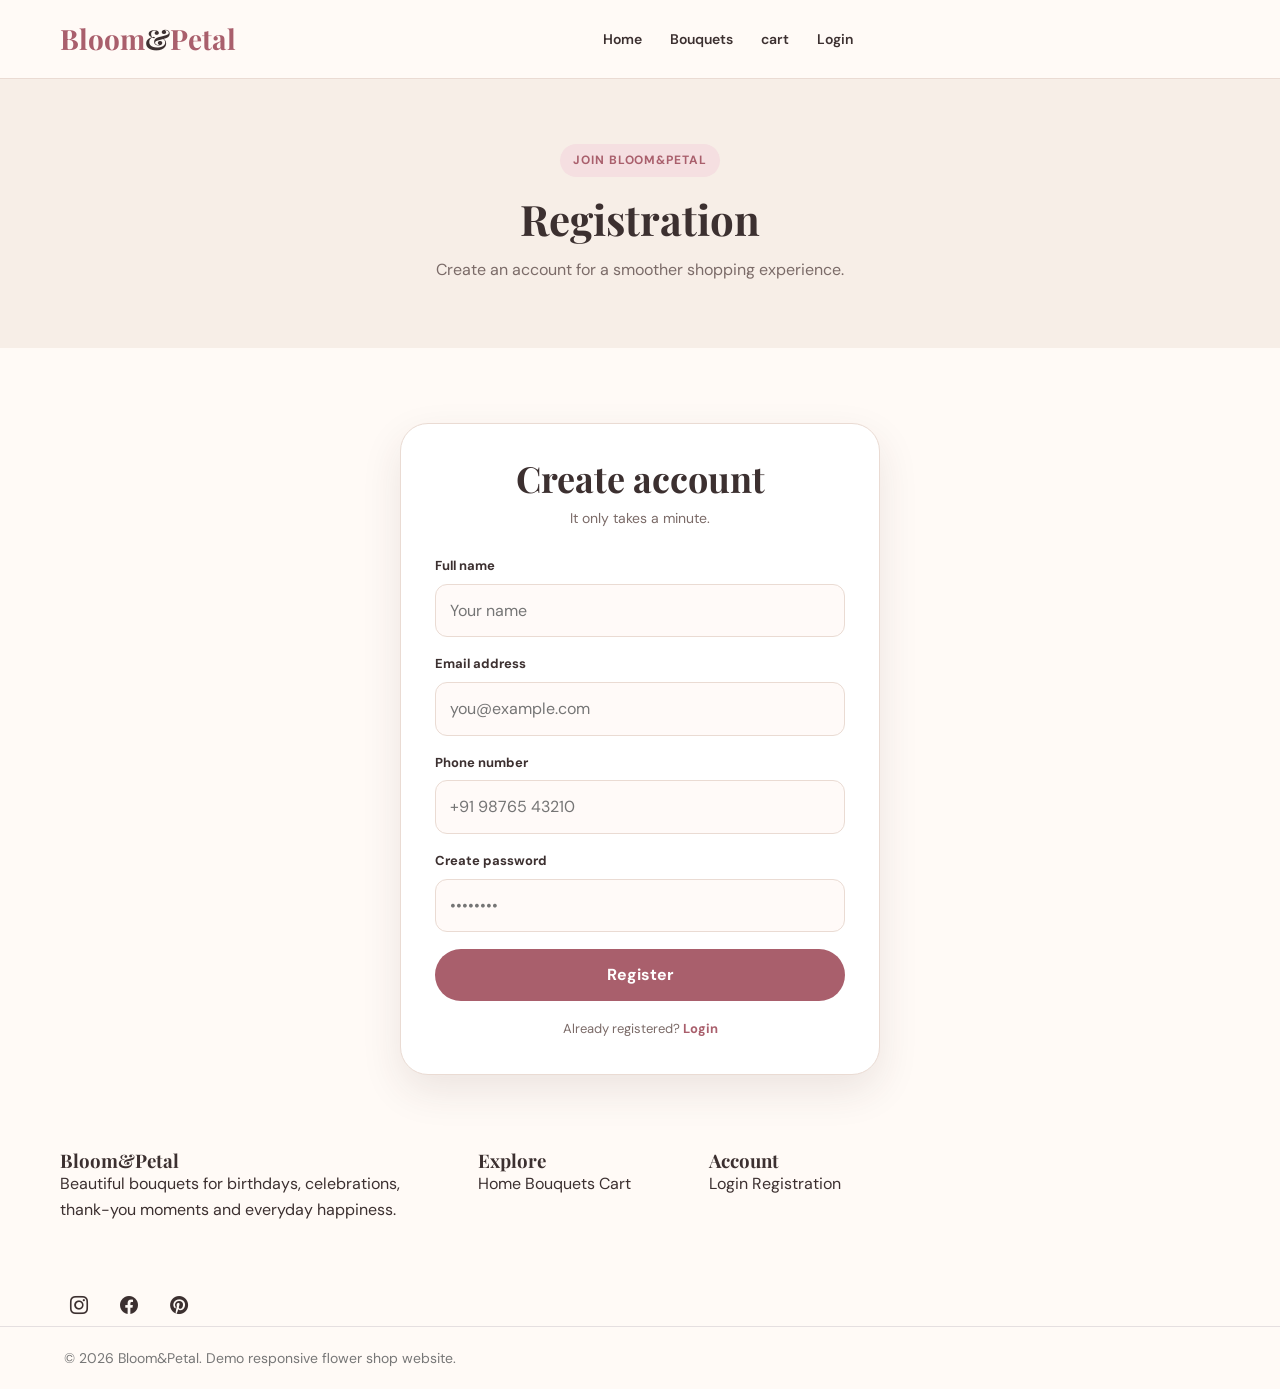
<file: Registration.html>
<!DOCTYPE html>
<html lang="en">
<head>
<meta charset="UTF-8">
<meta name="viewport" content="width=device-width, initial-scale=1.0">
<title>Registration | Bloom&Petal</title>
<link rel="stylesheet" href="style.css">
 <link rel="stylesheet"
    href="https://cdn.jsdelivr.net/npm/bootstrap-icons@1.11.3/font/bootstrap-icons.min.css">
</head>
<body>

<header>
  <div class="container navbar">
    <a class="logo" href="index.html">Bloom<span>&</span>Petal</a>
    <button class="icon-btn menu-toggle" aria-label="Open menu">☰</button>
    <nav class="nav-links">
      <a class="" href="index.html">Home<i class="fa-solid fa-house"></i></a>
      <a class="" href="menu.html">Bouquets<i class="fa-solid fa-bars"></i></a>
      <a class="" href="cart.html">cart<i class="fa-solid fa-cart-arrow-down"></i></a>
      <a class="" href="login.html">Login<i class="fa-solid fa-users"></i></a>
    </nav>
    <div class="nav-actions">
      <a class="btn btn-primary btn-small" href="registration.html">Create account</a>
    </div>
  </div>
</header>


<main>
<section class="page-hero"><div class="container">
    <span class="eyebrow">Join Bloom&Petal</span>
    <h1>Registration</h1>
    <p>Create an account for a smoother shopping experience.</p>
</div>
</section>
<section class="form-section">
<div class="container"><div class="form-wrap">
  <h2>Create account</h2><p class="form-sub">It only takes a minute.</p>
  <form data-demo-form>
    <div class="form-group">
        <label for="name">Full name</label><input id="name" type="text" placeholder="Your name" required></div>
    <div class="form-group">
        <label for="email">Email address</label><input id="email" type="email" placeholder="you@example.com" required></div>
    <div class="form-group">
        <label for="phone">Phone number</label><input id="phone" type="tel" placeholder="+91 98765 43210" required></div>
    <div class="form-group">
        <label for="password">Create password</label><input id="password" type="password" placeholder="••••••••" required></div>
    <button class="btn btn-primary" type="submit">Register</button>
  </form>
  <p class="form-link">Already registered? <a href="login.html">Login</a></p>
</div></div>
</section>
</main>
<footer>
  <div class="container">
    <div class="footer-grid">
      <div>
        <h3>Bloom&Petal</h3>
        <p>Beautiful bouquets for birthdays, celebrations, thank-you moments and everyday happiness.</p>
      </div>
      <div>
        <h3>Explore</h3>
        <a href="index.html">Home</a>
        <a href="menu.html">Bouquets</a>
        <a href="cart.html">Cart</a>
      </div>
      <div>
        <h3>Account</h3>
        <a href="login.html">Login</a>
        <a href="registration.html">Registration</a>
      </div>
    </div>
     <!-- Social Icons -->

                <div class="social-icons">

                    <a
                        href="#"
                        aria-label="Instagram"
                    >
                        <i class="bi bi-instagram"></i>
                    </a>

                    <a
                        href="#"
                        aria-label="Facebook"
                    >
                        <i class="bi bi-facebook"></i>
                    </a>

                    <a
                        href="#"
                        aria-label="Pinterest"
                    >
                        <i class="bi bi-pinterest"></i>
                    </a>

                </div>

            </div>


    <div class="footer-bottom">© 2026 Bloom&Petal. Demo responsive flower shop website.</div>
  </div>
</footer>
<div class="toast"></div>
 
<script src="script.js"></script>
</body>
</html>
</file>
<file: style.css>
@import url('https://fonts.googleapis.com/css2?family=DM+Sans:wght@400;500;600;700&family=Playfair+Display:wght@500;600;700&display=swap');

:root {
    --rose: #d88f9b;
    --rose-dark: #a95f6c;
    --cream: #fffaf6;
    --paper: #f7eee7;
    --ink: #3c3030;
    --muted: #7b6b68;
    --line: #eadbd3;
    --white: #ffffff;
    --shadow: 0 16px 40px rgba(72, 43, 38, .10);
    --radius: 22px;
}

* {
    box-sizing: border-box;
    margin: 0;
    padding: 0
}

html {
    scroll-behavior: smooth
}

body {
    font-family: "DM Sans", sans-serif;
    color: var(--ink);
    background: var(--cream);
    line-height: 1.6;
}

a {
    text-decoration: none;
    color: inherit
}

img {
    max-width: 100%;
    display: block
}

button,
input {
    font: inherit
}

.container {
    width: min(1160px, 92%);
    margin: auto
}

header {
    position: sticky;
    top: 0;
    z-index: 20;
    background: rgba(255, 250, 246, .94);
    backdrop-filter: blur(12px);
    border-bottom: 1px solid var(--line);
}

.navbar {
    min-height: 78px;
    display: flex;
    align-items: center;
    justify-content: space-between;
    gap: 24px;
}

.logo {
    font-family: "Playfair Display", serif;
    font-size: 28px;
    font-weight: 700;
    color: var(--rose-dark);
}

.logo span {
    color: var(--ink)
}

.nav-links {
    display: flex;
    align-items: center;
    gap: 28px
}

.nav-links a {
    font-weight: 600;
    font-size: 14px;
    color: var(--ink)
}

.nav-links a:hover,
.nav-links a.active {
    color: var(--rose-dark)
}

.nav-actions {
    display: flex;
    align-items: center;
    gap: 12px
}

.icon-btn {
    width: 42px;
    height: 42px;
    border: 1px solid var(--line);
    border-radius: 50%;
    display: grid;
    place-items: center;
    background: var(--white);
    cursor: pointer;
}

.menu-toggle {
    display: none
}

.btn {
    display: inline-flex;
    align-items: center;
    justify-content: center;
    gap: 8px;
    border: 0;
    border-radius: 999px;
    padding: 13px 22px;
    font-weight: 700;
    cursor: pointer;
    transition: .2s ease;
}

.btn-primary {
    background: var(--rose-dark);
    color: #fff
}

.btn-primary:hover {
    transform: translateY(-2px);
    box-shadow: 0 10px 20px rgba(169, 95, 108, .22)
}

.btn-light {
    background: #fff;
    color: var(--ink);
    border: 1px solid var(--line)
}

.btn-small {
    padding: 10px 16px;
    font-size: 13px
}

.hero {
    padding: 72px 0 80px;
    background: linear-gradient(120deg, #fffaf6 0%, #f8eee9 55%, #f4e3dc 100%);
}

.hero-grid {
    display: grid;
    grid-template-columns: 1fr 1fr;
    gap: 52px;
    align-items: center
}

.eyebrow {
    display: inline-block;
    background: #f5dfe1;
    color: var(--rose-dark);
    padding: 7px 13px;
    border-radius: 999px;
    font-size: 12px;
    font-weight: 700;
    letter-spacing: .08em;
    text-transform: uppercase;
    margin-bottom: 18px;
}

h1,
h2,
h3 {
    font-family: "Playfair Display", serif;
    line-height: 1.15
}

h1 {
    font-size: clamp(42px, 5vw, 72px);
    max-width: 620px
}

h1 em {
    font-style: normal;
    color: var(--rose-dark)
}

.hero p {
    margin: 22px 0 28px;
    max-width: 530px;
    color: var(--muted);
    font-size: 17px
}

.hero-buttons {
    display: flex;
    gap: 12px;
    flex-wrap: wrap
}

.hero-image {
    position: relative
}

.hero-image img {
    width: 100%;
    height: 590px;
    object-fit: cover;
    border-radius: 38px;
    box-shadow: var(--shadow)
}

.floating-note {
    position: absolute;
    bottom: 24px;
    left: -20px;
    background: #fff;
    padding: 15px 18px;
    border-radius: 18px;
    box-shadow: var(--shadow);
    font-size: 13px;
    font-weight: 700;
}

.section {
    padding: 80px 0
}

.section-head {
    display: grid;
    align-items: end;
    justify-content: space-between;
    gap: 20px;
    margin-bottom: 30px
}

.section-head h2 {
    font-size: 42px
}

.section-head p {
    color: var(--muted);
    max-width: 520px
}

.products {
    display: grid;
    grid-template-columns: repeat(4, 1fr);
    gap: 20px
}

.card {
    background: #fff;
    border: 1px solid var(--line);
    border-radius: var(--radius);
    overflow: hidden;
    box-shadow: 0 8px 26px rgba(72, 43, 38, .05)
}

.card-img {
    height: 290px;
    overflow: hidden
}

.card-img img {
    width: 100%;
    height: 100%;
    object-fit: cover;
    transition: .35s
}

.card:hover .card-img img {
    transform: scale(1.04)
}

.card-body {
    padding: 18px
}

.card-body h3 {
    font-size: 22px
}

.card-body p {
    color: var(--muted);
    font-size: 13px;
    margin: 6px 0 14px
}

.price-row {
    display: flex;
    align-items: center;
    justify-content: space-between;
    gap: 10px
}

.price {
    font-weight: 800;
    color: var(--rose-dark)
}

.about-grid {
    display: grid;
    grid-template-columns: 1fr 1fr;
    gap: 40px;
    align-items: center
}

.about-grid img {
    height: 510px;
    width: 100%;
    object-fit: cover;
    border-radius: 30px
}

.about-copy h2 {
    font-size: 44px;
    margin-bottom: 18px
}

.about-copy p {
    color: var(--muted);
    margin-bottom: 15px
}

.features {
    display: grid;
    grid-template-columns: repeat(3, 1fr);
    gap: 18px;
    margin-top: 30px
}

.feature {
    padding: 26px;
    background: #fff;
    border: 1px solid var(--line);
    border-radius: 20px
}

.feature .emoji {
    font-size: 28px;
    margin-bottom: 10px
}

.feature h3 {
    font-size: 20px;
    margin-bottom: 7px
}

.feature p {
    font-size: 14px;
    color: var(--muted)
}

.page-hero {
    padding: 65px 0;
    background: #f7eee7;
    text-align: center
}

.page-hero h1 {
    font-size: 54px;
    margin: auto
}

.page-hero p {
    max-width: 650px;
    margin: 14px auto 0;
    color: var(--muted)
}

.menu-grid {
    display: grid;
    grid-template-columns: repeat(3, 1fr);
    gap: 22px
}

.menu-grid .card-img {
    height: 330px
}

.form-section {
    padding: 75px 0
}

.form-wrap {
    width: min(480px, 100%);
    margin: auto;
    background: #fff;
    border: 1px solid var(--line);
    padding: 34px;
    border-radius: 28px;
    box-shadow: var(--shadow)
}

.form-wrap h2 {
    text-align: center;
    font-size: 36px;
    margin-bottom: 8px
}

.form-sub {
    text-align: center;
    color: var(--muted);
    font-size: 14px;
    margin-bottom: 26px
}

.form-group {
    margin-bottom: 17px
}

.form-group label {
    display: block;
    font-size: 13px;
    font-weight: 700;
    margin-bottom: 7px
}

.form-group input {
    width: 100%;
    padding: 13px 14px;
    border: 1px solid var(--line);
    border-radius: 12px;
    outline: none;
    background: #fffaf8
}

.form-group input:focus {
    border-color: var(--rose)
}

.form-wrap .btn {
    width: 100%
}

.form-link {
    text-align: center;
    font-size: 13px;
    color: var(--muted);
    margin-top: 18px
}

.form-link a {
    color: var(--rose-dark);
    font-weight: 700
}

.cart-wrap {
    display: grid;
    grid-template-columns: 1fr 360px;
    gap: 40px;
    align-items: start;
    /* Extra space on left side */
    padding-left: 40px;
    padding-right: 40px;
}

/*
       ================= CART PRODUCTS ================= */
.cart-list {
    display: flex;
    flex-direction: column;
    gap: 20px;
}

.cart-item {
    display: flex;
    gap: 22px;
    padding: 20px;
    background: #fff;
    border-radius: 16px;
    box-shadow: 0 5px 20px rgba(0, 0, 0, 0.08);
    border: 1px solid #eee;
}

.cart-product-img {
    width: 150px;
    height: 150px;
    object-fit: cover;
    border-radius: 12px;
}

.cart-product-info {
    flex: 1;
}

.cart-product-info h3 {
    margin: 0 0 8px;
    font-size: 21px;
}

.cart-description {
    margin: 0 0 18px;
    color: #777;
    line-height: 1.5;
}

.cart-product-bottom {
    display: flex;
    align-items: center;
    gap: 25px;
}

.product-price {
    font-size: 20px;
}

.quantity {
    display: flex;
    align-items: center;
    gap: 15px;
    border: 1px solid #ddd;
    border-radius: 8px;
    padding: 5px 10px;
}

.quantity button {
    border: none;
    background: transparent;
    cursor: pointer;
    font-size: 16px;
}

.quantity span {
    font-weight: 600;
}



.summary {
    background: #fff;
    border-radius: 16px;
    padding: 28px;
    box-shadow: 0 5px 20px rgba(0, 0, 0, 0.08);
    position: sticky;
    top: 20px;
}

.summary h2 {
    margin-top: 0;
    margin-bottom: 25px;
}

.summary-row {
    display: flex;
    justify-content: space-between;
    padding: 14px 0;
    border-bottom: 1px solid #eee;
}

.summary-total {
    font-size: 21px;
    border-bottom: none;
    margin-top: 5px;
}

.checkout-btn {
    width: 100%;
    margin-top: 15px;
}

.continue-shopping {
    display: block;
    text-align: center;
    margin-top: 18px;
    text-decoration: none;
}

.remove-btn {
    border: none;
    background: transparent;
    cursor: pointer;
    color: #c45a6a;
    display: flex;
    align-items: center;
    gap: 6px;
}





.footer {
    margin-top: 70px;
    padding-top: 55px;
    background: #faf5f6;
}

.footer-grid {
    display: grid;
    grid-template-columns: 2fr 1fr 1fr 1.5fr;
    gap: 45px;
    padding-bottom: 45px;
}

.footer-brand p {
    max-width: 300px;
    line-height: 1.7;
    color: #777;
}

.footer-column {
    display: flex;
    flex-direction: column;
    gap: 12px;
}

.footer-column h3 {
    margin-bottom: 8px;
}

.footer-column a {
    text-decoration: none;
    color: #666;
}

.footer-column a:hover {
    color: #b85c70;
}

.footer-column p {
    margin: 0;
    color: #666;
    line-height: 1.6;
}

.footer-column i {
    margin-right: 6px;
}

/* ================= SOCIAL ICONS ================= */
.social-icons {
    display: flex;
    gap: 12px;
    margin-top: 20px;
}

.social-icons a {
    width: 38px;
    height: 38px;
    display: flex;
    align-items: center;
    justify-content: center;
    border-radius: 50%;
    text-decoration: none;
    font-size: 18px;
}

/* ================= FOOTER BOTTOM ================= */
.footer-bottom {
    border-top: 1px solid #e5dfe0;
    padding: 20px 5%;
    display: flex;
    justify-content: space-between;
    gap: 20px;
    color: #777;
    font-size: 14px;
}

.footer-bottom p {
    margin: 0;
}

/* ================= RESPONSIVE ================= */
@media (max-width: 900px) {
    .cart-wrap {
        grid-template-columns: 1fr;
        padding-left: 20px;
        padding-right: 20px;
    }

    .summary {
        position: static;
    }

    .footer-grid {
        grid-template-columns: 1fr 1fr;
    }
}

@media (max-width: 600px) {
    .cart-item {
        flex-direction: column;
    }

    .cart-product-img {
        width: 100%;
        height: 220px;
    }

    .cart-product-bottom {
        flex-wrap: wrap;
    }

    .footer-grid {
        grid-template-columns: 1fr;
    }

    .footer-bottom {
        flex-direction: column;
        text-align: center;
    }
}



.nav-links.open {
    display: flex
}

.nav-actions .btn {
    display: none
}

/* .products,
.menu-grid {
    grid-template-columns: 1fr
} */

.hero {
    padding: 48px 0 55px
}

.section {
    padding: 55px 0
}

.section-head {
    display: block
}

.section-head h2 {
    font-size: 35px;
    margin-bottom: 8px
}

.page-hero h1 {
    font-size: 42px
}

.hero-image img {
    height: 420px
}

.floating-note {
    left: 12px
}

    .footer-container {
        grid-template-columns: 1fr;
        text-align: center;
    }


.cart-item {
    grid-template-columns: 70px 1fr
}

.cart-item>strong {
    grid-column: 2
}

.cart-item img {
    width: 70px;
    height: 70px
}
</file>
